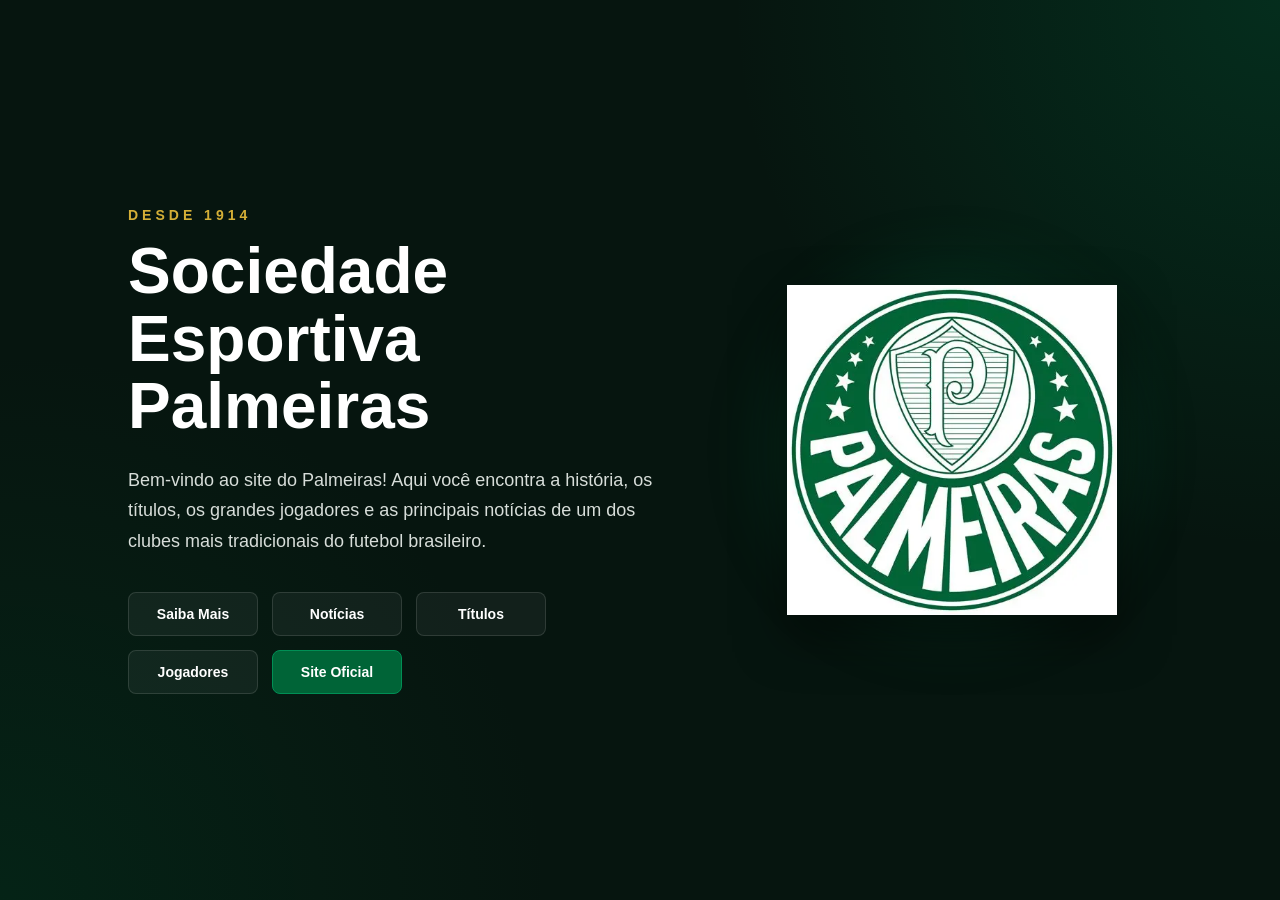
<file: index.html>
<!DOCTYPE html>
<html lang="pt-BR">
<head>
    <meta charset="UTF-8">
    <meta name="viewport" content="width=device-width, initial-scale=1.0">
    <title>Sociedade Esportiva Palmeiras</title>

    <link rel="stylesheet" href="style.css">
</head>

<body>

    <header class="hero">
        <div class="hero-content">

            <span class="subtitulo">DESDE 1914</span>

            <h1>Sociedade Esportiva Palmeiras</h1>

            <p>
                Bem-vindo ao site do Palmeiras! Aqui você encontra a história,
                os títulos, os grandes jogadores e as principais notícias de um
                dos clubes mais tradicionais do futebol brasileiro.
            </p>

            <div class="botoes">

                <a href="saibamais.html" class="btn">
                    Saiba Mais
                </a>

                <a href="https://ge.globo.com/futebol/times/palmeiras/"
                   target="_blank"
                   class="btn">
                    Notícias
                </a>

                <a href="titulos.html" class="btn">
                    Títulos
                </a>

                <a href="jogadores.html" class="btn">
                    Jogadores
                </a>

                <a href="https://www.palmeiras.com.br/"
                   target="_blank"
                   class="btn destaque">
                    Site Oficial
                </a>

            </div>

        </div>

        <div class="escudo-container">
            <img class="escudo" src="OIP.webp" alt="Escudo do Palmeiras">
        </div>

    </header>

</body>
</html>
</file>
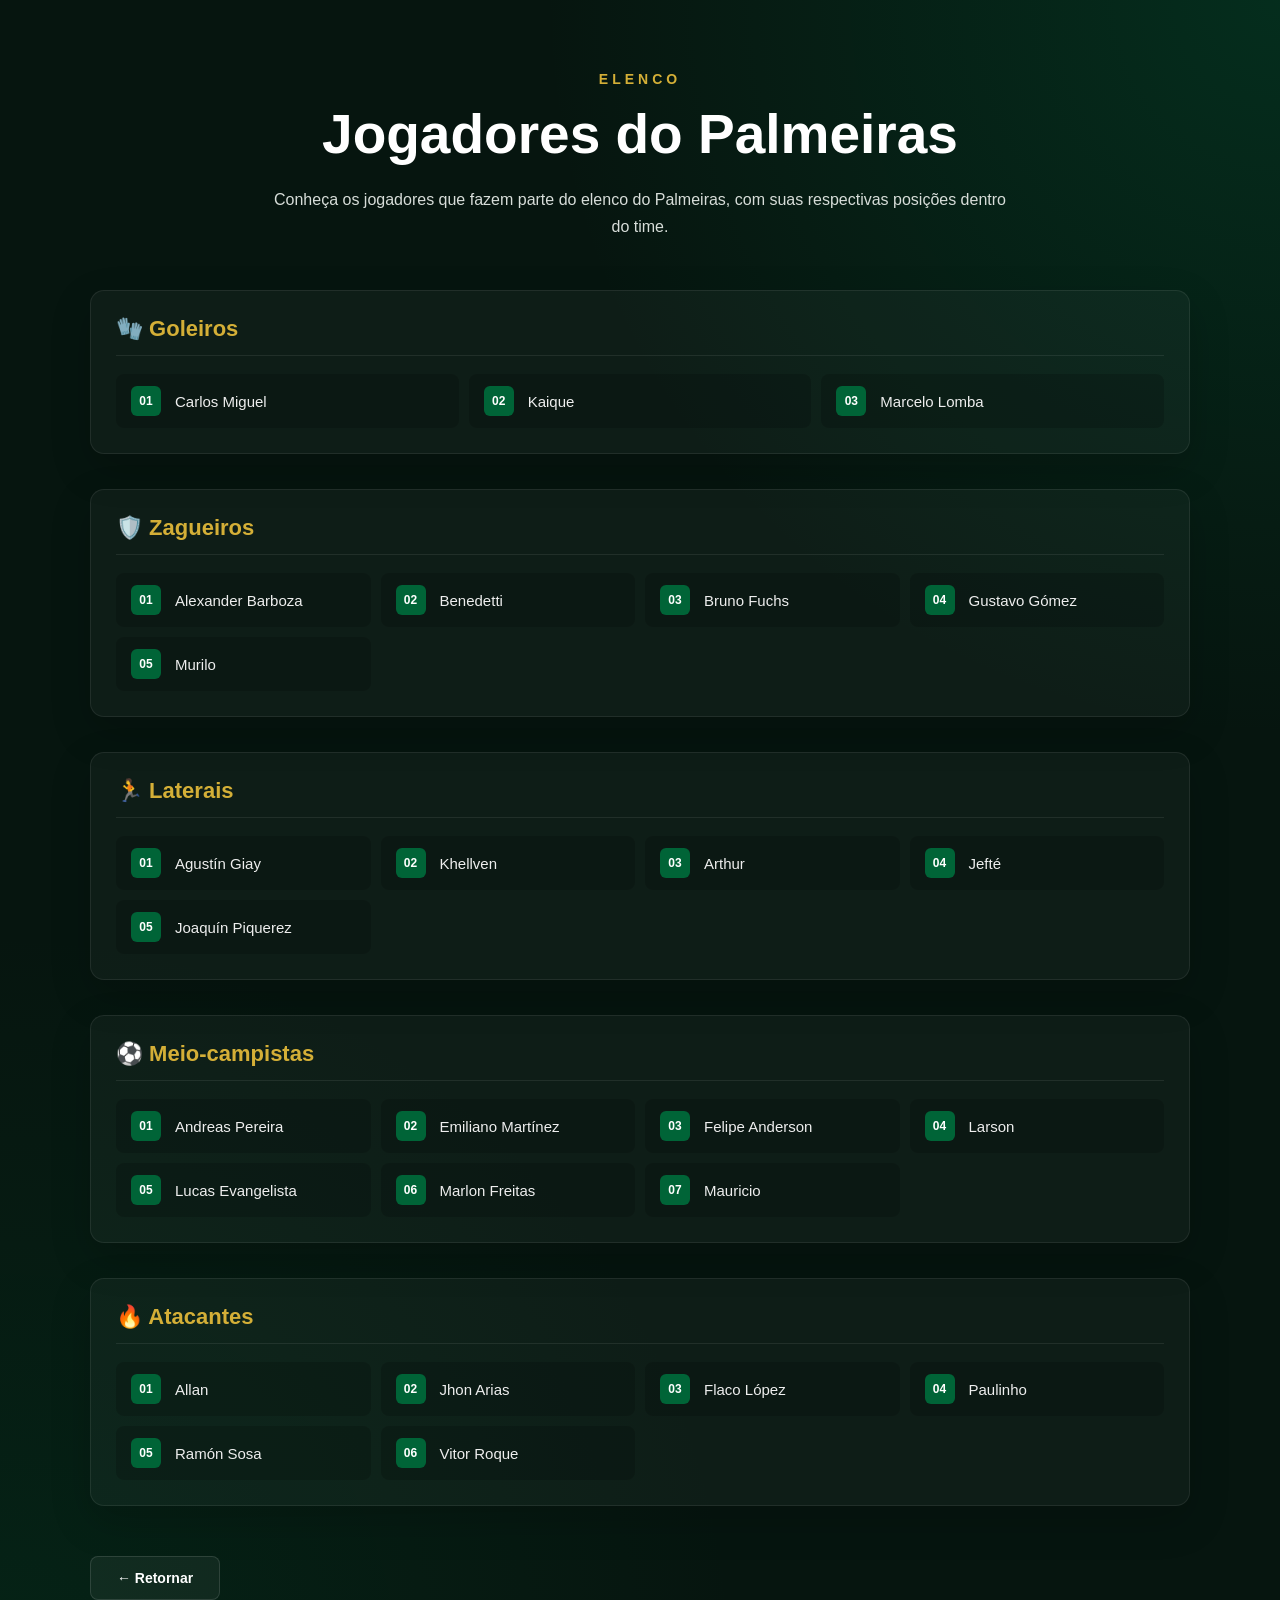
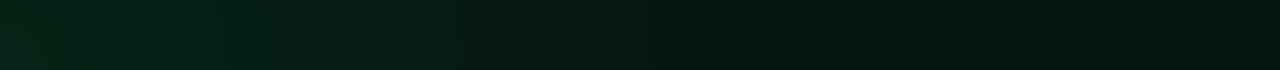
<file: jogadores.html>
<!DOCTYPE html>
<html lang="pt-BR">
<head>
    <meta charset="UTF-8">
    <meta name="viewport" content="width=device-width, initial-scale=1.0">

    <title>Jogadores | Palmeiras</title>

    <link rel="stylesheet" href="style.css">
</head>

<body>

    <main class="pagina-jogadores">

        <div class="topo-jogadores">

            <span class="subtitulo">ELENCO</span>

            <h1 class="Titulo_jogadores">
                Jogadores do Palmeiras
            </h1>

            <p>
                Conheça os jogadores que fazem parte do elenco do Palmeiras,
                com suas respectivas posições dentro do time.
            </p>

        </div>


        <section class="grupo-jogadores">

            <h2 class="Goleiros">
                🧤 Goleiros
            </h2>

            <div class="lista-jogadores">

                <div class="jogador">
                    <span class="numero">01</span>
                    <span>Carlos Miguel</span>
                </div>

                <div class="jogador">
                    <span class="numero">02</span>
                    <span>Kaique</span>
                </div>

                <div class="jogador">
                    <span class="numero">03</span>
                    <span>Marcelo Lomba</span>
                </div>

            </div>

        </section>


        <section class="grupo-jogadores">

            <h2 class="Zagueiros">
                🛡️ Zagueiros
            </h2>

            <div class="lista-jogadores">

                <div class="jogador">
                    <span class="numero">01</span>
                    <span>Alexander Barboza</span>
                </div>

                <div class="jogador">
                    <span class="numero">02</span>
                    <span>Benedetti</span>
                </div>

                <div class="jogador">
                    <span class="numero">03</span>
                    <span>Bruno Fuchs</span>
                </div>

                <div class="jogador">
                    <span class="numero">04</span>
                    <span>Gustavo Gómez</span>
                </div>

                <div class="jogador">
                    <span class="numero">05</span>
                    <span>Murilo</span>
                </div>

            </div>

        </section>


        <section class="grupo-jogadores">

            <h2 class="Laterais">
                🏃 Laterais
            </h2>

            <div class="lista-jogadores">

                <div class="jogador">
                    <span class="numero">01</span>
                    <span>Agustín Giay</span>
                </div>

                <div class="jogador">
                    <span class="numero">02</span>
                    <span>Khellven</span>
                </div>

                <div class="jogador">
                    <span class="numero">03</span>
                    <span>Arthur</span>
                </div>

                <div class="jogador">
                    <span class="numero">04</span>
                    <span>Jefté</span>
                </div>

                <div class="jogador">
                    <span class="numero">05</span>
                    <span>Joaquín Piquerez</span>
                </div>

            </div>

        </section>


        <section class="grupo-jogadores">

            <h2 class="Meio-campistas">
                ⚽ Meio-campistas
            </h2>

            <div class="lista-jogadores">

                <div class="jogador">
                    <span class="numero">01</span>
                    <span>Andreas Pereira</span>
                </div>

                <div class="jogador">
                    <span class="numero">02</span>
                    <span>Emiliano Martínez</span>
                </div>

                <div class="jogador">
                    <span class="numero">03</span>
                    <span>Felipe Anderson</span>
                </div>

                <div class="jogador">
                    <span class="numero">04</span>
                    <span>Larson</span>
                </div>

                <div class="jogador">
                    <span class="numero">05</span>
                    <span>Lucas Evangelista</span>
                </div>

                <div class="jogador">
                    <span class="numero">06</span>
                    <span>Marlon Freitas</span>
                </div>

                <div class="jogador">
                    <span class="numero">07</span>
                    <span>Mauricio</span>
                </div>

            </div>

        </section>


        <section class="grupo-jogadores">

            <h2 class="Atacantes">
                🔥 Atacantes
            </h2>

            <div class="lista-jogadores">

                <div class="jogador">
                    <span class="numero">01</span>
                    <span>Allan</span>
                </div>

                <div class="jogador">
                    <span class="numero">02</span>
                    <span>Jhon Arias</span>
                </div>

                <div class="jogador">
                    <span class="numero">03</span>
                    <span>Flaco López</span>
                </div>

                <div class="jogador">
                    <span class="numero">04</span>
                    <span>Paulinho</span>
                </div>

                <div class="jogador">
                    <span class="numero">05</span>
                    <span>Ramón Sosa</span>
                </div>

                <div class="jogador">
                    <span class="numero">06</span>
                    <span>Vitor Roque</span>
                </div>

            </div>

        </section>


        <a href="index.html" class="btn voltar">
            ← Retornar
        </a>

    </main>

</body>
</html>
</file>
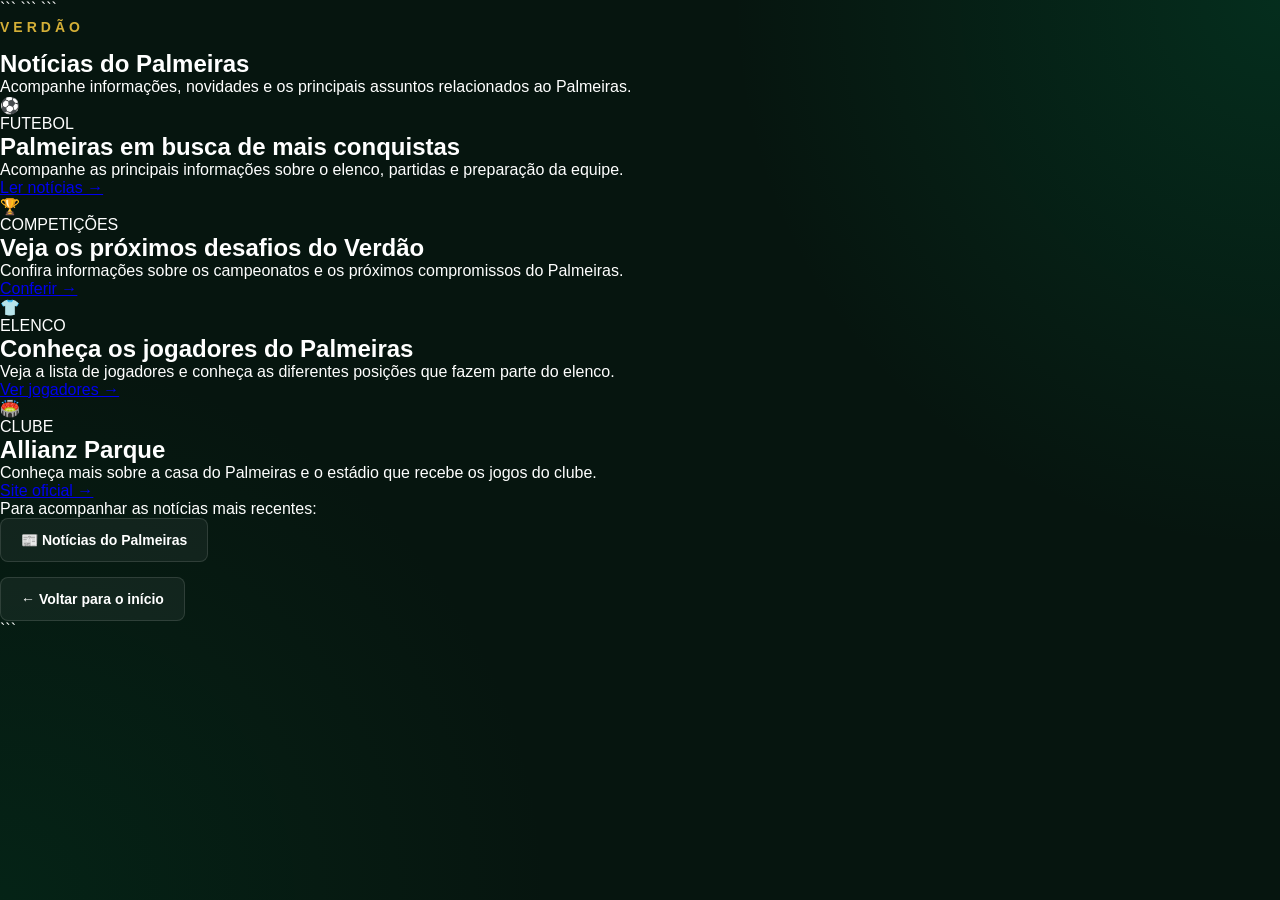
<file: noticias.html>
<!DOCTYPE html>

<html lang="pt-BR">

<head>
    <meta charset="UTF-8">
    <meta name="viewport" content="width=device-width, initial-scale=1.0">

```
<title>Notícias | Palmeiras</title>

<link rel="stylesheet" href="style.css">
```

</head>

<body>

```
<main class="pagina">

    <section class="cabecalho-pagina">

        <span class="subtitulo">VERDÃO</span>

        <h1>Notícias do Palmeiras</h1>

        <p>
            Acompanhe informações, novidades e os principais assuntos
            relacionados ao Palmeiras.
        </p>

    </section>


    <section class="noticias-grid">

        <article class="noticia-card">

            <div class="noticia-imagem">
                ⚽
            </div>

            <div class="noticia-conteudo">

                <span class="categoria">
                    FUTEBOL
                </span>

                <h2>
                    Palmeiras em busca de mais conquistas
                </h2>

                <p>
                    Acompanhe as principais informações sobre o elenco,
                    partidas e preparação da equipe.
                </p>

                <a
                    href="https://ge.globo.com/futebol/times/palmeiras/"
                    target="_blank"
                    class="ler-noticia"
                >
                    Ler notícias →
                </a>

            </div>

        </article>


        <article class="noticia-card">

            <div class="noticia-imagem">
                🏆
            </div>

            <div class="noticia-conteudo">

                <span class="categoria">
                    COMPETIÇÕES
                </span>

                <h2>
                    Veja os próximos desafios do Verdão
                </h2>

                <p>
                    Confira informações sobre os campeonatos e os
                    próximos compromissos do Palmeiras.
                </p>

                <a
                    href="https://ge.globo.com/futebol/times/palmeiras/"
                    target="_blank"
                    class="ler-noticia"
                >
                    Conferir →
                </a>

            </div>

        </article>


        <article class="noticia-card">

            <div class="noticia-imagem">
                👕
            </div>

            <div class="noticia-conteudo">

                <span class="categoria">
                    ELENCO
                </span>

                <h2>
                    Conheça os jogadores do Palmeiras
                </h2>

                <p>
                    Veja a lista de jogadores e conheça as diferentes
                    posições que fazem parte do elenco.
                </p>

                <a
                    href="jogadores.html"
                    class="ler-noticia"
                >
                    Ver jogadores →
                </a>

            </div>

        </article>


        <article class="noticia-card">

            <div class="noticia-imagem">
                🏟️
            </div>

            <div class="noticia-conteudo">

                <span class="categoria">
                    CLUBE
                </span>

                <h2>
                    Allianz Parque
                </h2>

                <p>
                    Conheça mais sobre a casa do Palmeiras e o estádio
                    que recebe os jogos do clube.
                </p>

                <a
                    href="https://www.palmeiras.com.br/"
                    target="_blank"
                    class="ler-noticia"
                >
                    Site oficial →
                </a>

            </div>

        </article>

    </section>


    <div class="fonte-noticias">

        <p>
            Para acompanhar as notícias mais recentes:
        </p>

        <a
            href="https://ge.globo.com/futebol/times/palmeiras/"
            target="_blank"
            class="btn"
        >
            📰 Notícias do Palmeiras
        </a>

    </div>


    <a href="index.html" class="btn voltar">
        ← Voltar para o início
    </a>

</main>
```

</body>

</html>
</file>
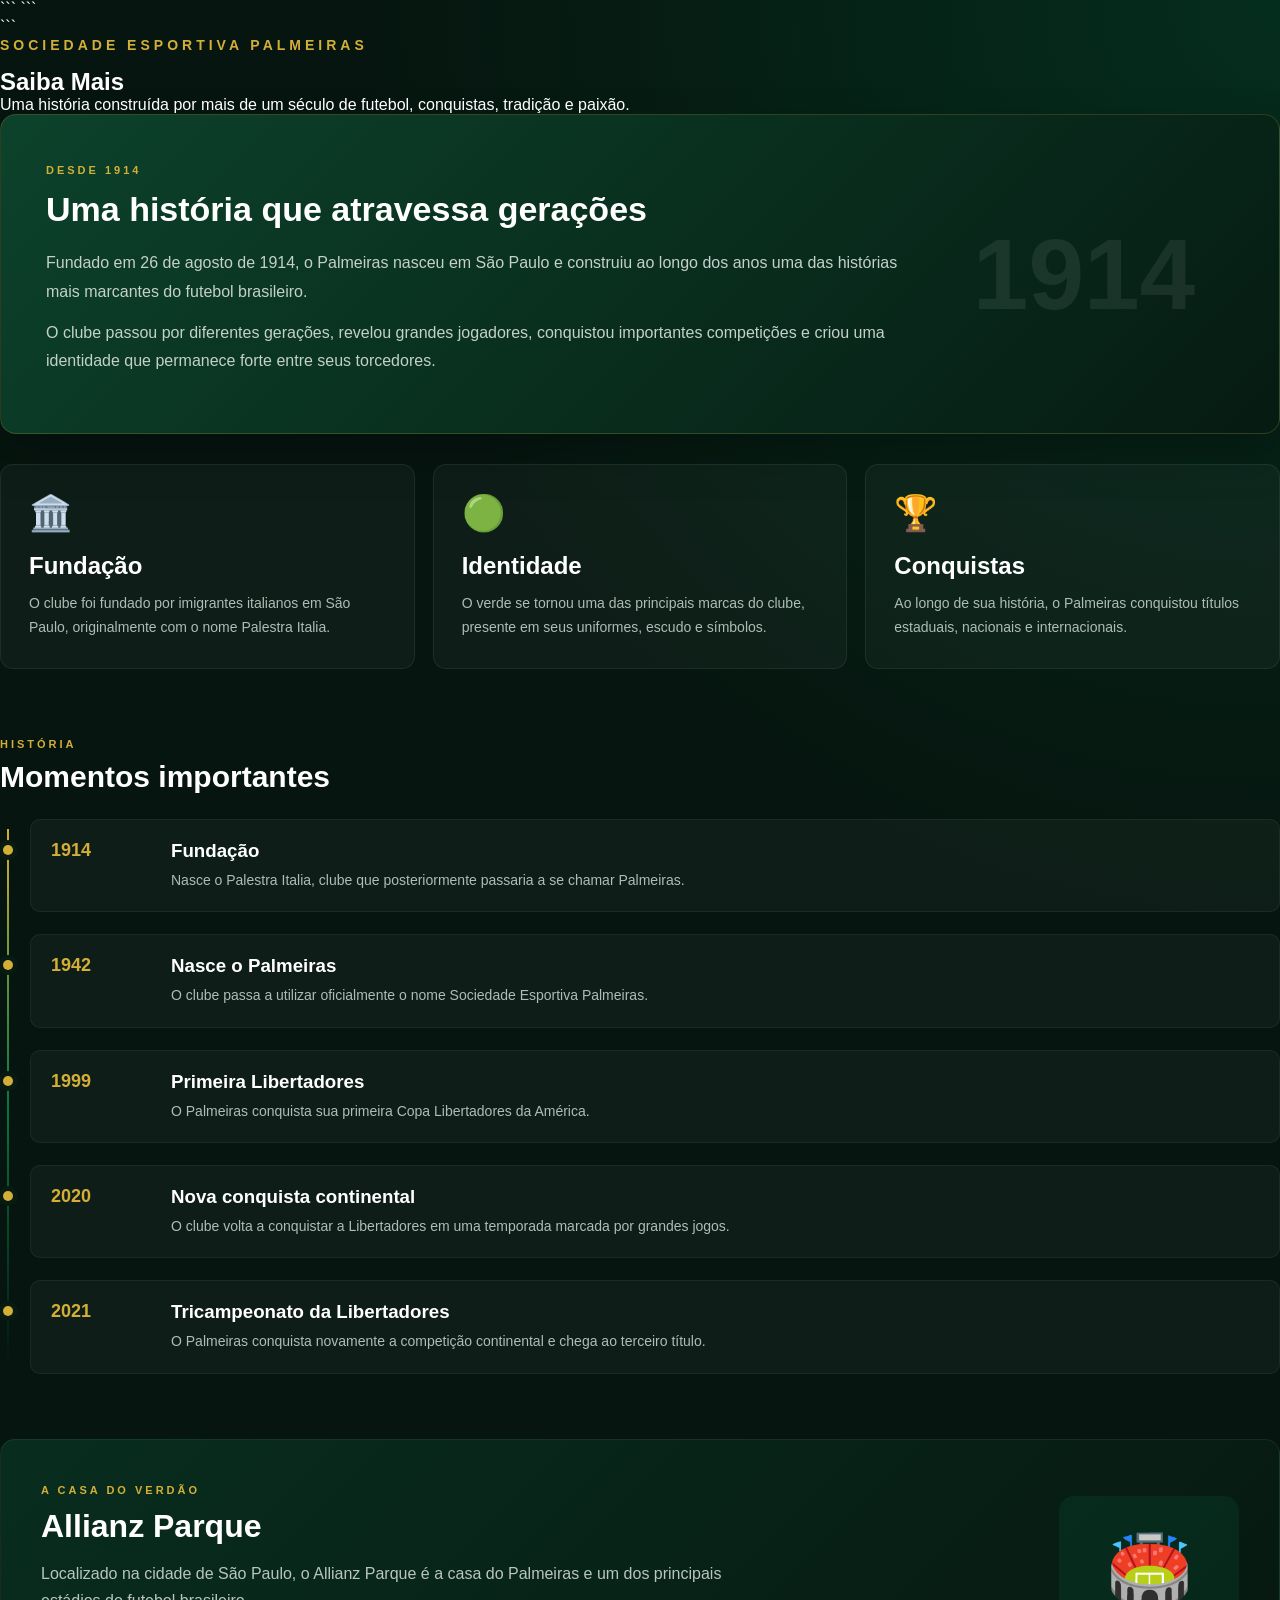
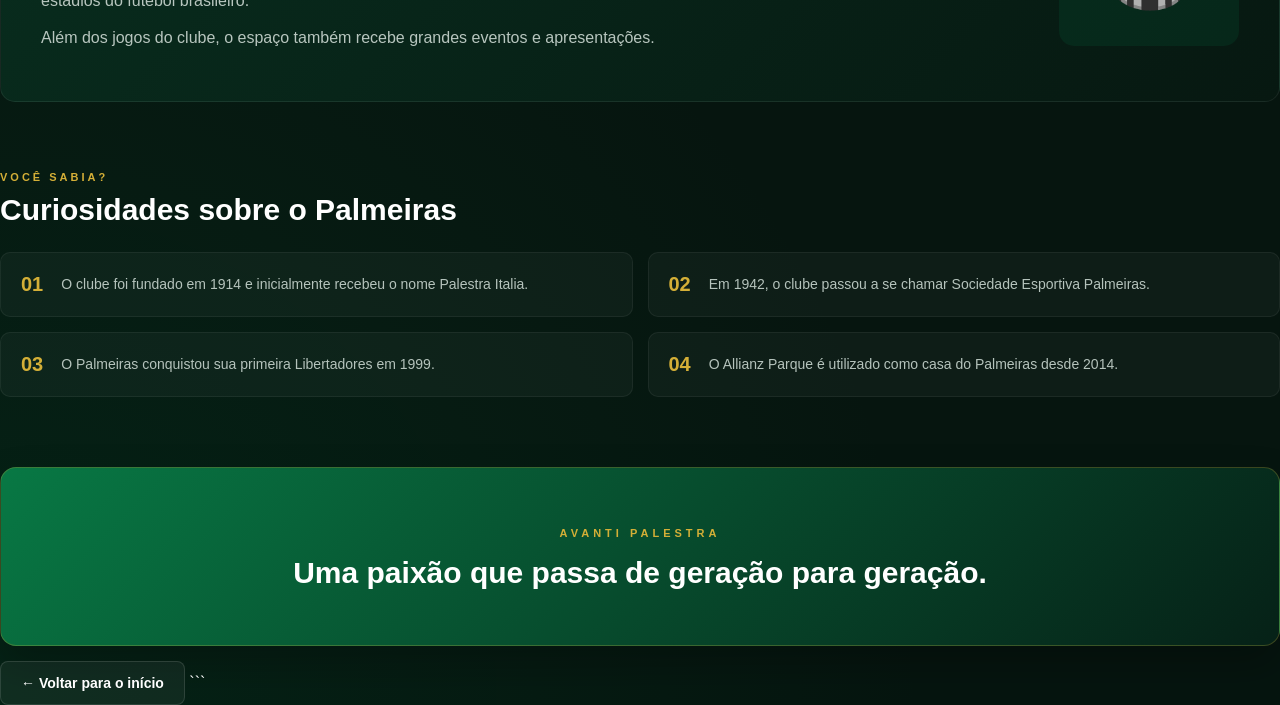
<file: saibamais.html>
<!DOCTYPE html>

<html lang="pt-BR">

<head>
    <meta charset="UTF-8">
    <meta name="viewport" content="width=device-width, initial-scale=1.0">

```
<title>Saiba Mais | Palmeiras</title>

<link rel="stylesheet" href="style.css">
```

</head>

<body>

<main class="pagina">

```
<section class="cabecalho-pagina">
    <span class="subtitulo">SOCIEDADE ESPORTIVA PALMEIRAS</span>

    <h1>Saiba Mais</h1>

    <p>
        Uma história construída por mais de um século de futebol,
        conquistas, tradição e paixão.
    </p>
</section>


<!-- INTRODUÇÃO -->

<section class="historia-destaque">

    <div class="historia-texto">

        <span class="mini-titulo">DESDE 1914</span>

        <h2>Uma história que atravessa gerações</h2>

        <p>
            Fundado em 26 de agosto de 1914, o Palmeiras nasceu em São
            Paulo e construiu ao longo dos anos uma das histórias mais
            marcantes do futebol brasileiro.
        </p>

        <p>
            O clube passou por diferentes gerações, revelou grandes
            jogadores, conquistou importantes competições e criou uma
            identidade que permanece forte entre seus torcedores.
        </p>

    </div>

    <div class="ano-gigante">
        1914
    </div>

</section>


<!-- FUNDAÇÃO -->

<section class="info-dupla">

    <article class="info-card">

        <span class="icone-grande">🏛️</span>

        <h2>Fundação</h2>

        <p>
            O clube foi fundado por imigrantes italianos em São Paulo,
            originalmente com o nome Palestra Italia.
        </p>

    </article>


    <article class="info-card">

        <span class="icone-grande">🟢</span>

        <h2>Identidade</h2>

        <p>
            O verde se tornou uma das principais marcas do clube,
            presente em seus uniformes, escudo e símbolos.
        </p>

    </article>


    <article class="info-card">

        <span class="icone-grande">🏆</span>

        <h2>Conquistas</h2>

        <p>
            Ao longo de sua história, o Palmeiras conquistou títulos
            estaduais, nacionais e internacionais.
        </p>

    </article>

</section>


<!-- MOMENTOS -->

<section class="secao-interna">

    <div class="titulo-secao">
        <span>HISTÓRIA</span>
        <h2>Momentos importantes</h2>
    </div>


    <div class="linha-historia">

        <div class="evento">
            <div class="evento-ano">1914</div>

            <div class="evento-conteudo">
                <h3>Fundação</h3>

                <p>
                    Nasce o Palestra Italia, clube que posteriormente
                    passaria a se chamar Palmeiras.
                </p>
            </div>
        </div>


        <div class="evento">
            <div class="evento-ano">1942</div>

            <div class="evento-conteudo">
                <h3>Nasce o Palmeiras</h3>

                <p>
                    O clube passa a utilizar oficialmente o nome
                    Sociedade Esportiva Palmeiras.
                </p>
            </div>
        </div>


        <div class="evento">
            <div class="evento-ano">1999</div>

            <div class="evento-conteudo">
                <h3>Primeira Libertadores</h3>

                <p>
                    O Palmeiras conquista sua primeira Copa Libertadores
                    da América.
                </p>
            </div>
        </div>


        <div class="evento">
            <div class="evento-ano">2020</div>

            <div class="evento-conteudo">
                <h3>Nova conquista continental</h3>

                <p>
                    O clube volta a conquistar a Libertadores em uma
                    temporada marcada por grandes jogos.
                </p>
            </div>
        </div>


        <div class="evento">
            <div class="evento-ano">2021</div>

            <div class="evento-conteudo">
                <h3>Tricampeonato da Libertadores</h3>

                <p>
                    O Palmeiras conquista novamente a competição
                    continental e chega ao terceiro título.
                </p>
            </div>
        </div>

    </div>

</section>


<!-- CASA -->

<section class="casa-palmeiras">

    <div>

        <span class="mini-titulo">A CASA DO VERDÃO</span>

        <h2>Allianz Parque</h2>

        <p>
            Localizado na cidade de São Paulo, o Allianz Parque é a casa
            do Palmeiras e um dos principais estádios do futebol brasileiro.
        </p>

        <p>
            Além dos jogos do clube, o espaço também recebe grandes
            eventos e apresentações.
        </p>

    </div>

    <div class="estadio-icon">
        🏟️
    </div>

</section>


<!-- CURIOSIDADES -->

<section class="secao-interna">

    <div class="titulo-secao">
        <span>VOCÊ SABIA?</span>
        <h2>Curiosidades sobre o Palmeiras</h2>
    </div>


    <div class="curiosidades">

        <div class="curiosidade">
            <strong>01</strong>
            <p>
                O clube foi fundado em 1914 e inicialmente recebeu o nome
                Palestra Italia.
            </p>
        </div>

        <div class="curiosidade">
            <strong>02</strong>
            <p>
                Em 1942, o clube passou a se chamar Sociedade Esportiva
                Palmeiras.
            </p>
        </div>

        <div class="curiosidade">
            <strong>03</strong>
            <p>
                O Palmeiras conquistou sua primeira Libertadores em 1999.
            </p>
        </div>

        <div class="curiosidade">
            <strong>04</strong>
            <p>
                O Allianz Parque é utilizado como casa do Palmeiras
                desde 2014.
            </p>
        </div>

    </div>

</section>


<!-- FRASE -->

<section class="frase-palmeiras">

    <span>AVANTI PALESTRA</span>

    <h2>
        Uma paixão que passa de geração para geração.
    </h2>

</section>


<a href="index.html" class="btn voltar">
    ← Voltar para o início
</a>
```

</main>

</body>
</html>
</file>
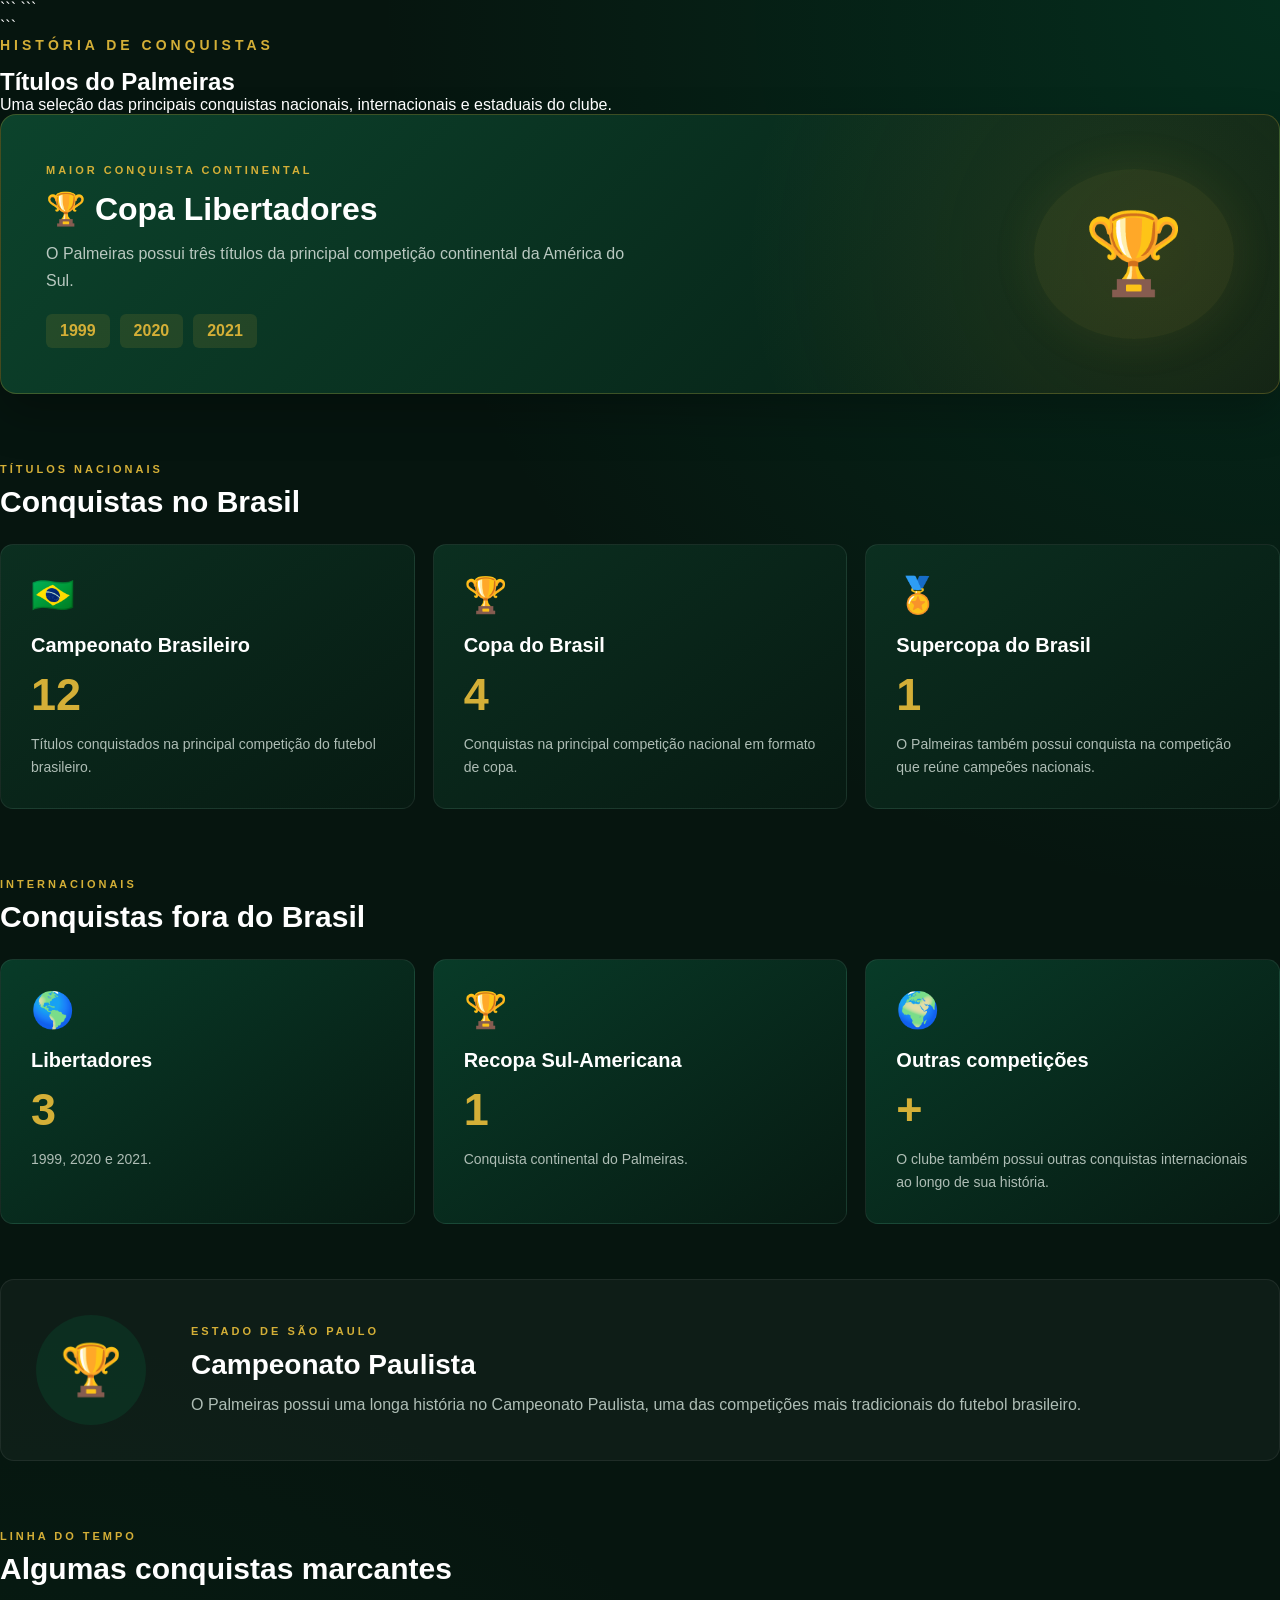
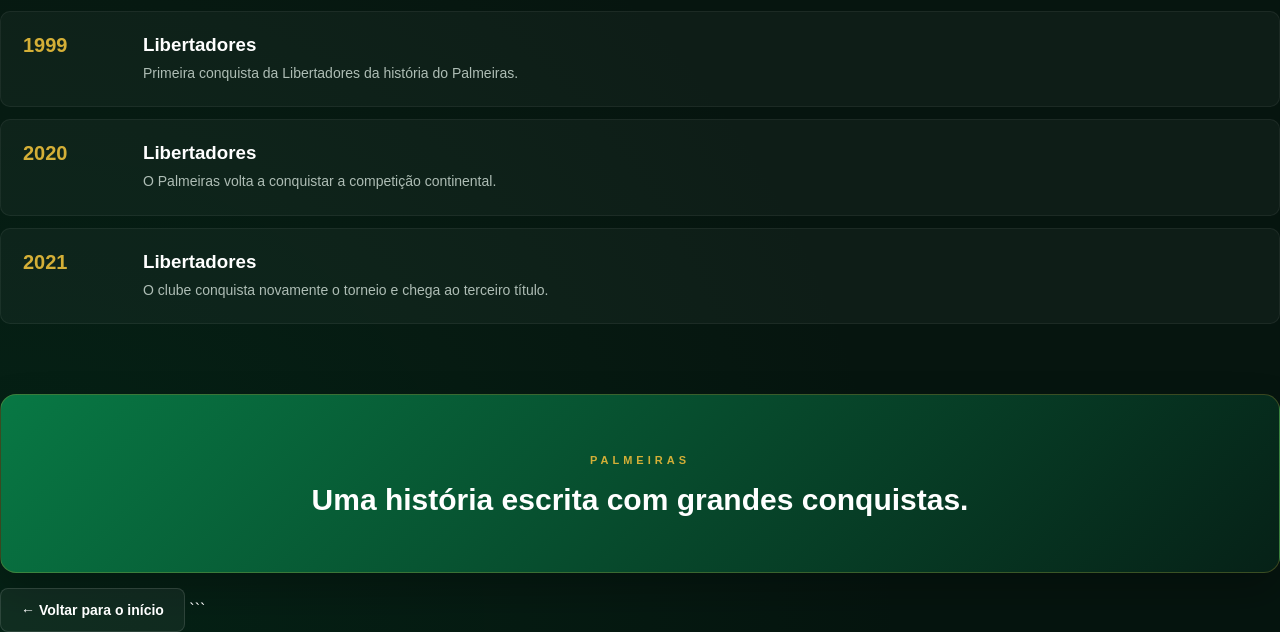
<file: titulos.html>
<!DOCTYPE html>

<html lang="pt-BR">

<head>
    <meta charset="UTF-8">
    <meta name="viewport" content="width=device-width, initial-scale=1.0">

```
<title>Títulos | Palmeiras</title>

<link rel="stylesheet" href="style.css">
```

</head>

<body>

<main class="pagina">

```
<section class="cabecalho-pagina">

    <span class="subtitulo">HISTÓRIA DE CONQUISTAS</span>

    <h1>Títulos do Palmeiras</h1>

    <p>
        Uma seleção das principais conquistas nacionais,
        internacionais e estaduais do clube.
    </p>

</section>


<!-- DESTAQUE -->

<section class="trofeu-destaque">

    <div>

        <span class="mini-titulo">MAIOR CONQUISTA CONTINENTAL</span>

        <h2>🏆 Copa Libertadores</h2>

        <p>
            O Palmeiras possui três títulos da principal competição
            continental da América do Sul.
        </p>

        <div class="libertadores-anos">

            <span>1999</span>
            <span>2020</span>
            <span>2021</span>

        </div>

    </div>

    <div class="trofeu-grande">
        🏆
    </div>

</section>


<!-- NACIONAIS -->

<section class="secao-titulos">

    <div class="titulo-secao">

        <span>TÍTULOS NACIONAIS</span>

        <h2>Conquistas no Brasil</h2>

    </div>


    <div class="cards-titulos">

        <article class="card-titulo">

            <span>🇧🇷</span>

            <h3>Campeonato Brasileiro</h3>

            <strong>12</strong>

            <p>
                Títulos conquistados na principal competição
                do futebol brasileiro.
            </p>

        </article>


        <article class="card-titulo">

            <span>🏆</span>

            <h3>Copa do Brasil</h3>

            <strong>4</strong>

            <p>
                Conquistas na principal competição nacional
                em formato de copa.
            </p>

        </article>


        <article class="card-titulo">

            <span>🏅</span>

            <h3>Supercopa do Brasil</h3>

            <strong>1</strong>

            <p>
                O Palmeiras também possui conquista
                na competição que reúne campeões nacionais.
            </p>

        </article>

    </div>

</section>


<!-- INTERNACIONAIS -->

<section class="secao-titulos">

    <div class="titulo-secao">

        <span>INTERNACIONAIS</span>

        <h2>Conquistas fora do Brasil</h2>

    </div>


    <div class="cards-titulos">

        <article class="card-titulo internacional">

            <span>🌎</span>

            <h3>Libertadores</h3>

            <strong>3</strong>

            <p>
                1999, 2020 e 2021.
            </p>

        </article>


        <article class="card-titulo internacional">

            <span>🏆</span>

            <h3>Recopa Sul-Americana</h3>

            <strong>1</strong>

            <p>
                Conquista continental do Palmeiras.
            </p>

        </article>


        <article class="card-titulo internacional">

            <span>🌍</span>

            <h3>Outras competições</h3>

            <strong>+</strong>

            <p>
                O clube também possui outras conquistas
                internacionais ao longo de sua história.
            </p>

        </article>

    </div>

</section>


<!-- PAULISTÃO -->

<section class="paulistao">

    <div class="paulistao-numero">
        🏆
    </div>

    <div>

        <span class="mini-titulo">ESTADO DE SÃO PAULO</span>

        <h2>Campeonato Paulista</h2>

        <p>
            O Palmeiras possui uma longa história no Campeonato Paulista,
            uma das competições mais tradicionais do futebol brasileiro.
        </p>

    </div>

</section>


<!-- LINHA DO TEMPO -->

<section class="secao-titulos">

    <div class="titulo-secao">

        <span>LINHA DO TEMPO</span>

        <h2>Algumas conquistas marcantes</h2>

    </div>


    <div class="timeline-titulos">

        <div class="titulo-evento">

            <strong>1999</strong>

            <div>
                <h3>Libertadores</h3>
                <p>
                    Primeira conquista da Libertadores da história
                    do Palmeiras.
                </p>
            </div>

        </div>


        <div class="titulo-evento">

            <strong>2020</strong>

            <div>
                <h3>Libertadores</h3>
                <p>
                    O Palmeiras volta a conquistar a competição
                    continental.
                </p>
            </div>

        </div>


        <div class="titulo-evento">

            <strong>2021</strong>

            <div>
                <h3>Libertadores</h3>
                <p>
                    O clube conquista novamente o torneio e chega
                    ao terceiro título.
                </p>
            </div>

        </div>

    </div>

</section>


<!-- FRASE -->

<section class="frase-palmeiras">

    <span>PALMEIRAS</span>

    <h2>
        Uma história escrita com grandes conquistas.
    </h2>

</section>


<a href="index.html" class="btn voltar">
    ← Voltar para o início
</a>
```

</main>

</body>
</html>
</file>
<file: style.css>
/* ================================
   CONFIGURAÇÕES GERAIS
================================ */

* {
    margin: 0;
    padding: 0;
    box-sizing: border-box;
}

:root {
    --verde: #006437;
    --verde-escuro: #003b24;
    --verde-claro: #008f55;
    --dourado: #d4af37;
    --branco: #ffffff;
    --cinza: #d7ddd9;
    --fundo: #06150f;
}

body {
    min-height: 100vh;
    font-family: Arial, Helvetica, sans-serif;

    color: var(--branco);

    background:
        radial-gradient(
            circle at top right,
            rgba(0, 143, 85, 0.20),
            transparent 35%
        ),
        radial-gradient(
            circle at bottom left,
            rgba(0, 100, 55, 0.18),
            transparent 35%
        ),
        var(--fundo);
}


/* ================================
   PÁGINA PRINCIPAL
================================ */

.hero {
    min-height: 100vh;

    display: flex;
    align-items: center;
    justify-content: space-between;

    gap: 80px;

    padding: 70px 10%;

    overflow: hidden;
}


.hero-content {
    max-width: 650px;

    animation: aparecer 0.8s ease;
}


.subtitulo {
    display: inline-block;

    margin-bottom: 15px;

    color: var(--dourado);

    font-size: 14px;
    font-weight: bold;

    letter-spacing: 4px;
}


.hero h1 {
    margin-bottom: 25px;

    font-size: clamp(40px, 5vw, 70px);

    line-height: 1.05;

    color: white;
}


.hero p {
    max-width: 620px;

    margin-bottom: 35px;

    color: var(--cinza);

    font-size: 18px;
    line-height: 1.7;
}


/* ================================
   BOTÕES
================================ */

.botoes {
    display: flex;

    flex-wrap: wrap;

    gap: 14px;
}


.btn {
    position: relative;

    display: inline-flex;

    align-items: center;
    justify-content: center;

    min-width: 130px;

    padding: 13px 20px;

    border: 1px solid rgba(255, 255, 255, 0.12);

    border-radius: 8px;

    background: rgba(255, 255, 255, 0.05);

    color: white;

    text-decoration: none;

    font-size: 14px;
    font-weight: bold;

    transition:
        transform 0.25s ease,
        background 0.25s ease,
        border-color 0.25s ease,
        box-shadow 0.25s ease;
}


.btn:hover {
    transform: translateY(-4px);

    background: var(--verde);

    border-color: rgba(212, 175, 55, 0.6);

    box-shadow:
        0 8px 25px rgba(0, 100, 55, 0.35);
}


.btn:active {
    transform: translateY(-1px);
}


.btn.destaque {
    background: var(--verde);

    border-color: var(--verde-claro);
}


.btn.destaque:hover {
    background: var(--verde-claro);
}


/* ================================
   ESCUDO
================================ */

.escudo-container {
    position: relative;

    display: flex;

    align-items: center;
    justify-content: center;

    width: 400px;
    height: 400px;

    flex-shrink: 0;
}


.escudo-container::before {
    content: "";

    position: absolute;

    width: 330px;
    height: 330px;

    border-radius: 50%;

    background: rgba(0, 100, 55, 0.18);

    box-shadow:
        0 0 80px rgba(0, 143, 85, 0.25);

    animation: pulsar 4s ease-in-out infinite;
}


.escudo {
    position: relative;

    width: 330px;
    max-width: 100%;

    object-fit: contain;

    filter:
        drop-shadow(0 20px 25px rgba(0, 0, 0, 0.5));

    animation: flutuar 4s ease-in-out infinite;

    transition: transform 0.4s ease;
}


.escudo:hover {
    transform: scale(1.05) rotate(2deg);
}


/* ================================
   PÁGINA DE JOGADORES
================================ */

.pagina-jogadores {
    width: min(1100px, 90%);

    margin: auto;

    padding: 70px 0;
}


.topo-jogadores {
    margin-bottom: 50px;

    text-align: center;
}


.Titulo_jogadores {
    margin-bottom: 20px;

    font-size: clamp(35px, 5vw, 55px);
}


.topo-jogadores p {
    max-width: 750px;

    margin: auto;

    color: var(--cinza);

    line-height: 1.7;

    font-size: 16px;
}


/* ================================
   GRUPOS
================================ */

.grupo-jogadores {
    margin-bottom: 35px;

    padding: 25px;

    border: 1px solid rgba(255, 255, 255, 0.08);

    border-radius: 14px;

    background: rgba(255, 255, 255, 0.035);

    box-shadow:
        0 15px 40px rgba(0, 0, 0, 0.18);

    transition:
        transform 0.3s ease,
        border-color 0.3s ease;
}


.grupo-jogadores:hover {
    transform: translateY(-3px);

    border-color: rgba(0, 143, 85, 0.45);
}


.grupo-jogadores h2 {
    margin-bottom: 18px;

    padding-bottom: 13px;

    border-bottom: 1px solid rgba(255, 255, 255, 0.08);

    font-size: 22px;

    color: var(--dourado);
}


/* ================================
   LISTA DE JOGADORES
================================ */

.lista-jogadores {
    display: grid;

    grid-template-columns:
        repeat(auto-fit, minmax(250px, 1fr));

    gap: 10px;
}


.jogador {
    display: flex;

    align-items: center;

    gap: 14px;

    min-height: 52px;

    padding: 12px 15px;

    border-radius: 8px;

    background: rgba(0, 0, 0, 0.18);

    color: #eeeeee;

    font-size: 15px;

    transition:
        transform 0.2s ease,
        background 0.2s ease,
        padding-left 0.2s ease;
}


.jogador:hover {
    transform: translateX(5px);

    padding-left: 20px;

    background: rgba(0, 100, 55, 0.35);
}


.numero {
    display: flex;

    align-items: center;
    justify-content: center;

    width: 30px;
    height: 30px;

    flex-shrink: 0;

    border-radius: 6px;

    background: var(--verde);

    color: white;

    font-size: 12px;
    font-weight: bold;
}


/* ================================
   BOTÃO VOLTAR
================================ */

.voltar {
    margin-top: 15px;
}


/* ================================
   ANIMAÇÕES
================================ */

@keyframes aparecer {

    from {
        opacity: 0;
        transform: translateY(25px);
    }

    to {
        opacity: 1;
        transform: translateY(0);
    }

}


@keyframes flutuar {

    0%,
    100% {
        transform: translateY(0);
    }

    50% {
        transform: translateY(-12px);
    }

}


@keyframes pulsar {

    0%,
    100% {
        transform: scale(1);
        opacity: 0.6;
    }

    50% {
        transform: scale(1.08);
        opacity: 1;
    }

}


/* ================================
   RESPONSIVIDADE
================================ */

@media (max-width: 850px) {

    .hero {
        flex-direction: column;

        justify-content: center;

        text-align: center;

        padding: 60px 6%;

        gap: 40px;
    }


    .hero-content {
        display: flex;

        flex-direction: column;

        align-items: center;
    }


    .hero p {
        font-size: 16px;
    }


    .botoes {
        justify-content: center;
    }


    .escudo-container {
        width: 280px;
        height: 280px;
    }


    .escudo-container::before {
        width: 240px;
        height: 240px;
    }


    .escudo {
        width: 230px;
    }

}


@media (max-width: 550px) {

    .pagina-jogadores {
        width: 92%;

        padding: 45px 0;
    }


    .grupo-jogadores {
        padding: 18px;
    }


    .lista-jogadores {
        grid-template-columns: 1fr;
    }


    .botoes {
        width: 100%;
    }


    .btn {
        width: 100%;
    }

}

/* =========================================
SAIBA MAIS
========================================= */

.historia-destaque {
display: grid;
grid-template-columns: 1fr 300px;
align-items: center;
gap: 30px;


margin-bottom: 30px;
padding: 45px;

border-radius: 16px;

background:
    linear-gradient(135deg, #0c422b, #061b12);

border: 1px solid rgba(212,175,55,.2);

box-shadow: 0 20px 45px rgba(0,0,0,.25);


}

.mini-titulo {
color: #d4af37;


font-size: 11px;
font-weight: bold;

letter-spacing: 3px;


}

.historia-texto h2 {
margin: 12px 0 20px;


font-size: 34px;


}

.historia-texto p {
margin-bottom: 12px;


color: #c4d1ca;

line-height: 1.8;


}

.ano-gigante {
text-align: center;


color: rgba(255,255,255,.08);

font-size: 100px;

font-weight: 900;

user-select: none;


}

/* =========================================
CARDS DE INFORMAÇÃO
========================================= */

.info-dupla {
display: grid;


grid-template-columns:
    repeat(3, 1fr);

gap: 18px;

margin-bottom: 65px;


}

.info-card {
padding: 28px;


background: rgba(255,255,255,.035);

border: 1px solid rgba(255,255,255,.07);

border-radius: 13px;

transition: .3s ease;


}

.info-card:hover {
transform: translateY(-6px);


border-color: rgba(212,175,55,.35);

background: rgba(255,255,255,.055);


}

.icone-grande {
display: block;


margin-bottom: 18px;

font-size: 35px;


}

.info-card h2 {
margin-bottom: 12px;
}

.info-card p {
color: #aebdb5;


line-height: 1.7;

font-size: 14px;


}

/* =========================================
TÍTULOS DE SEÇÃO
========================================= */

.secao-interna,
.secao-titulos {
margin-top: 65px;
}

.titulo-secao {
margin-bottom: 25px;
}

.titulo-secao span {
color: #d4af37;


font-size: 11px;

font-weight: bold;

letter-spacing: 3px;


}

.titulo-secao h2 {
margin-top: 8px;


font-size: 30px;


}

/* =========================================
LINHA DA HISTÓRIA
========================================= */

.linha-historia {
position: relative;


padding-left: 30px;


}

.linha-historia::before {
content: "";


position: absolute;

left: 7px;
top: 10px;
bottom: 10px;

width: 2px;

background: linear-gradient(
    #d4af37,
    #087844,
    transparent
);


}

.evento {
position: relative;


display: grid;

grid-template-columns: 100px 1fr;

gap: 20px;

margin-bottom: 22px;

padding: 20px;

border-radius: 10px;

background: rgba(255,255,255,.035);

border: 1px solid rgba(255,255,255,.06);


}

.evento::before {
content: "";


position: absolute;

left: -28px;
top: 25px;

width: 10px;
height: 10px;

border-radius: 50%;

background: #d4af37;

box-shadow: 0 0 0 5px #071b13;


}

.evento-ano {
color: #d4af37;


font-weight: bold;

font-size: 18px;


}

.evento-conteudo h3 {
margin-bottom: 7px;
}

.evento-conteudo p {
color: #aebdb5;


font-size: 14px;

line-height: 1.6;


}

/* =========================================
ALLIANZ PARQUE
========================================= */

.casa-palmeiras {
display: grid;


grid-template-columns: 1fr 180px;

align-items: center;

gap: 30px;

margin-top: 65px;

padding: 40px;

border-radius: 15px;

background:
    linear-gradient(
        135deg,
        #082d1e,
        #071811
    );

border: 1px solid rgba(255,255,255,.07);


}

.casa-palmeiras h2 {
margin: 10px 0 15px;


font-size: 32px;


}

.casa-palmeiras p {
max-width: 700px;


margin-bottom: 10px;

color: #b8c6bf;

line-height: 1.7;


}

.estadio-icon {
display: flex;


align-items: center;
justify-content: center;

height: 150px;

border-radius: 15px;

background: rgba(0,143,85,.12);

font-size: 70px;


}

/* =========================================
CURIOSIDADES
========================================= */

.curiosidades {
display: grid;


grid-template-columns:
    repeat(2, 1fr);

gap: 15px;


}

.curiosidade {
display: flex;


gap: 18px;

padding: 20px;

border-radius: 10px;

background: rgba(255,255,255,.035);

border: 1px solid rgba(255,255,255,.06);


}

.curiosidade strong {
color: #d4af37;


font-size: 20px;


}

.curiosidade p {
color: #b5c3bc;


line-height: 1.6;

font-size: 14px;


}

/* =========================================
FRASE
========================================= */

.frase-palmeiras {
margin-top: 70px;


padding: 55px 25px;

text-align: center;

border-radius: 16px;

background:
    linear-gradient(
        135deg,
        #087844,
        #062117
    );

border: 1px solid rgba(212,175,55,.25);

box-shadow: 0 20px 40px rgba(0,0,0,.25);


}

.frase-palmeiras span {
color: #d4af37;


font-size: 11px;

font-weight: bold;

letter-spacing: 4px;


}

.frase-palmeiras h2 {
max-width: 700px;


margin: 15px auto 0;

font-size: 30px;


}

/* =========================================
DESTAQUE LIBERTADORES
========================================= */

.trofeu-destaque {
display: grid;


grid-template-columns: 1fr 200px;

align-items: center;

gap: 30px;

padding: 45px;

border-radius: 16px;

background:
    radial-gradient(
        circle at 90% 50%,
        rgba(212,175,55,.12),
        transparent 35%
    ),
    linear-gradient(
        135deg,
        #0c432c,
        #061b12
    );

border: 1px solid rgba(212,175,55,.25);

box-shadow: 0 20px 45px rgba(0,0,0,.25);


}

.trofeu-destaque h2 {
margin: 12px 0;


font-size: 32px;


}

.trofeu-destaque p {
max-width: 600px;


color: #b9c8c0;

line-height: 1.7;


}

.trofeu-grande {
display: flex;


align-items: center;
justify-content: center;

height: 170px;

border-radius: 50%;

background: rgba(212,175,55,.08);

font-size: 80px;

box-shadow:
    0 0 50px rgba(212,175,55,.08);


}

.libertadores-anos {
display: flex;


gap: 10px;

margin-top: 20px;


}

.libertadores-anos span {
padding: 8px 14px;


border-radius: 6px;

background: rgba(212,175,55,.12);

color: #d4af37;

font-weight: bold;


}

/* =========================================
CARDS DE TÍTULOS
========================================= */

.cards-titulos {
display: grid;


grid-template-columns:
    repeat(3, 1fr);

gap: 18px;


}

.card-titulo {
padding: 30px;


border-radius: 13px;

background:
    linear-gradient(
        145deg,
        #0b2f20,
        #071a12
    );

border: 1px solid rgba(255,255,255,.07);

transition: .3s ease;


}

.card-titulo:hover {
transform: translateY(-7px);


border-color: rgba(212,175,55,.4);

box-shadow: 0 18px 35px rgba(0,0,0,.3);


}

.card-titulo > span {
display: block;


margin-bottom: 18px;

font-size: 35px;


}

.card-titulo h3 {
margin-bottom: 12px;


font-size: 20px;


}

.card-titulo strong {
display: block;


margin-bottom: 12px;

color: #d4af37;

font-size: 45px;


}

.card-titulo p {
color: #aebdb5;


font-size: 14px;

line-height: 1.6;


}

.card-titulo.internacional {
background:
linear-gradient(
145deg,
#083b28,
#071a12
);
}

/* =========================================
PAULISTÃO
========================================= */

.paulistao {
display: grid;


grid-template-columns: 130px 1fr;

align-items: center;

gap: 25px;

margin-top: 55px;

padding: 35px;

border-radius: 14px;

background: rgba(255,255,255,.035);

border: 1px solid rgba(255,255,255,.07);


}

.paulistao-numero {
display: flex;


align-items: center;
justify-content: center;

width: 110px;
height: 110px;

border-radius: 50%;

background: rgba(0,143,85,.15);

font-size: 50px;


}

.paulistao h2 {
margin: 10px 0;


font-size: 28px;


}

.paulistao p {
color: #aebdb5;


line-height: 1.7;


}

/* =========================================
TIMELINE DOS TÍTULOS
========================================= */

.timeline-titulos {
position: relative;
}

.titulo-evento {
display: grid;


grid-template-columns: 100px 1fr;

gap: 20px;

padding: 22px;

margin-bottom: 12px;

border-radius: 10px;

background: rgba(255,255,255,.035);

border: 1px solid rgba(255,255,255,.06);

transition: .25s ease;


}

.titulo-evento:hover {
transform: translateX(5px);


border-color: rgba(212,175,55,.3);

}

.titulo-evento strong {
color: #d4af37;


font-size: 20px;


}

.titulo-evento h3 {
margin-bottom: 6px;
}

.titulo-evento p {
color: #aebdb5;


font-size: 14px;

line-height: 1.6;


}

/* =========================================
RESPONSIVIDADE
========================================= */

@media (max-width: 800px) {


.historia-destaque,
.trofeu-destaque {
    grid-template-columns: 1fr;
}

.ano-gigante {
    display: none;
}

.trofeu-grande {
    width: 150px;
    margin: auto;
}

.info-dupla,
.cards-titulos {
    grid-template-columns: 1fr;
}

.curiosidades {
    grid-template-columns: 1fr;
}

.casa-palmeiras {
    grid-template-columns: 1fr;
}

.estadio-icon {
    height: 120px;
}

.paulistao {
    grid-template-columns: 1fr;
    text-align: center;
}

.paulistao-numero {
    margin: auto;
}


}

@media (max-width: 500px) {


.historia-destaque,
.trofeu-destaque {
    padding: 28px 22px;
}

.evento {
    grid-template-columns: 1fr;
    gap: 8px;
}

.titulo-evento {
    grid-template-columns: 1fr;
    gap: 8px;
}

.libertadores-anos {
    flex-wrap: wrap;
}


}
</file>
